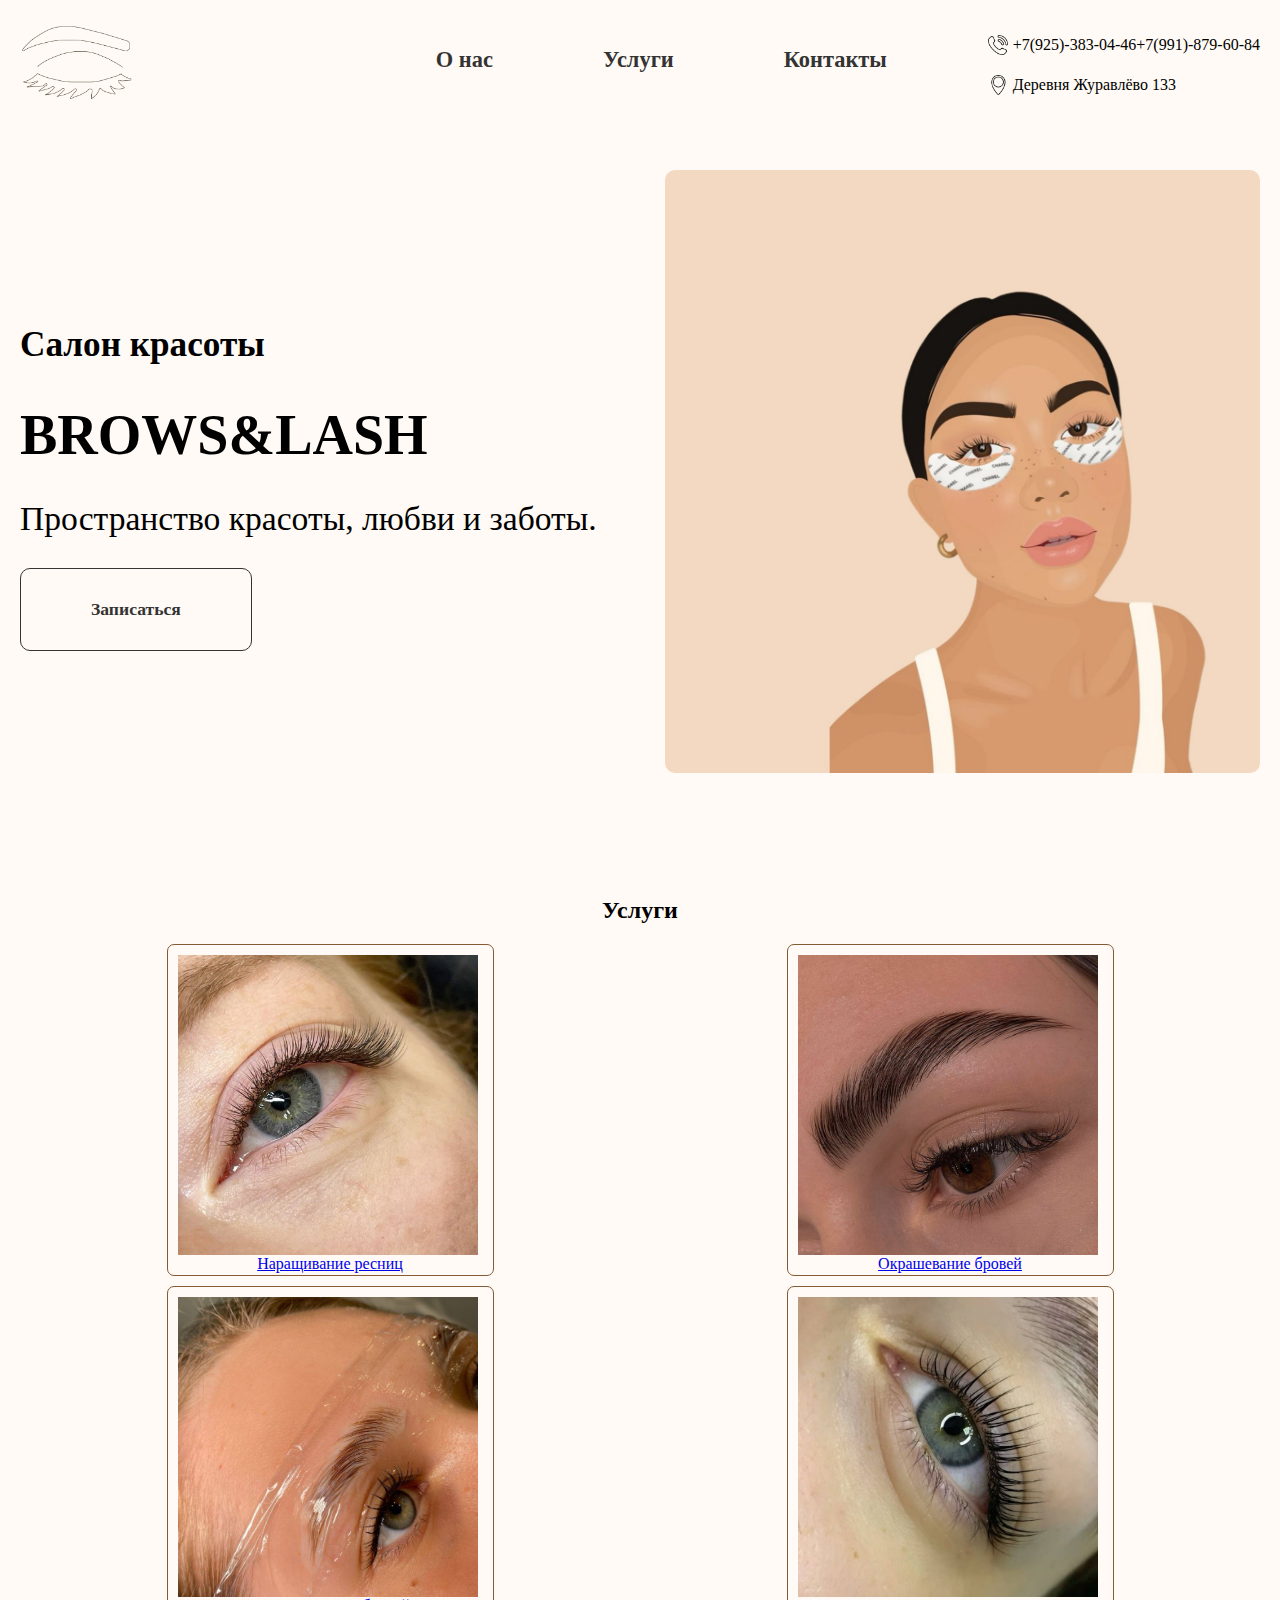
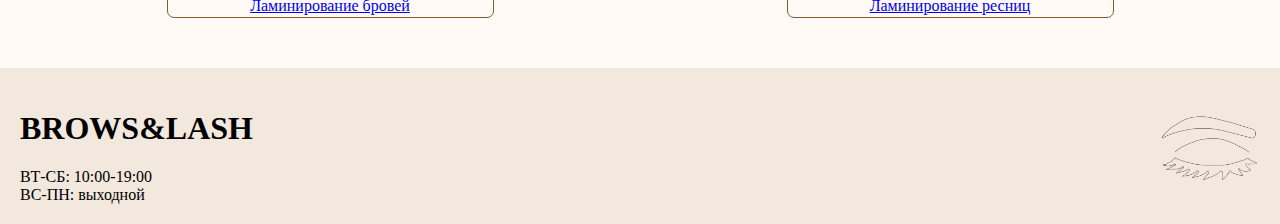
<file: index.html>
<!DOCTYPE html>
<html lang="en">
<head>
  <meta charset="UTF-8">
  <meta name="viewport" content="width=device-width, initial-scale=1.0">
  <title>Brows & Lash</title>
  <style>
    body {
      font-family: Source Serif;
      margin: 0;
      padding: 0;
      background-color: #FFFAF5;
    }
    .container {
      max-width: 1200px;
      margin: 0 auto;
    }
    /* Header Styles */
    header {
      display: flex;
      justify-content: space-between;
      align-items: center;
      padding: 20px;
    }

    .logo {
      display: flex;
      align-items: center;
    }
    .logo img {
      width: 115px; /* Adjust as needed */
      height: auto;
      margin-right: 50px;
    }
    nav ul {
      list-style: none;
      padding: 1;
      margin: 1;
      display: flex;
    }
    nav li {
      margin-left: 2550px;
    }

   nav a {
  text-decoration: none;
  color: #333;
  font-weight: bold;
  font-size: 1.4em; /* Increased font size */
}
    }

   .contact-info {
        display: flex; /* Align rows horizontally */
        align-items: center; /* Vertically center rows */
        flex-direction: column;
    }

    .contact-row {
        display: flex; /* Align icon and text horizontally */
        align-items: center; /* Vertically center items */
        margin-bottom: 5px; /* Spacing between rows */
    }

    .contact-row img {
        width: 20px; /* Adjust icon size as needed */
        height: auto;
        margin-right: 5px; /* Space between icon and text */
    }

    .contact-info-wrapper {
        display: flex; /* Arrange photo and contact info horizontally */
        align-items: center; /* Vertically align photo and contact info */
    }

    .contact-info-wrapper img {
        width: 50px; /* Adjust photo size as needed */
        height: auto;
        margin-right: 10px; /* Spacing between photo and contact info */
    }

    /* Hero Section Styles */
    .hero-section {
      display: flex;
      padding: 50px 20px;
      background-color: #FFFAF5;
      align-items: center;
    }
    .hero-content {
      flex: 1;
      padding-right: 50px;
    }
    .hero-content h2 {  /*  Стиль для заголовка "Салон красоты" */
        font-size: 2.2em; /* Увеличенный размер (3em) */
        margin-bottom: 1px;
    }
    .hero-content h1 {
      font-size: 3.5em;
      margin-bottom: 10px;
    }
    .hero-content p {
      font-size: 2.1em;  /* Увеличенный размер шрифта для основного текста */
      margin-bottom: 30px;
    }
    .hero-image {
      flex: 1;
      text-align: center;
    }
    .hero-image img {
      max-width: 100%;
      height: auto;
      border-radius: 10px;
    }
    .button {
      background-color: transparent;
      color: #333;
      border: 1.8px solid #333;
      padding: 30px 70px;
      text-decoration: none;
      font-weight: bold;
      border-radius: 10px;
      display: inline-block;
      font-size: 1.1em;
    }
    /* Services Section Styles */
    .services-section {
      padding: 50px 20px;
      text-align: center;
    }
     .services-grid {
      display: grid;
      grid-template-columns: repeat(2, 1fr); /* Two columns */
       row-gap: 10px; /* Gap between rows */
      column-gap: -80px; /* Gap between columns (smaller) */
      margin-top: 10px;
      justify-items: center;
    }
    .service-item {
      border: 1px solid #855B35;
      padding: 10px;
      text-align: center;
       border-radius: 7px;
      overflow: hidden;
        width: 305px; /* Fixed width for the container */
        height: 310px; /* Fixed height for the container */
    }
    .service-item img {
      width: 300px; /* Fixed width */
      height: 300px; /* Fixed height */
      object-fit: cover; /* Ensure the image covers the area, cropping if needed */
      display: block; /* Remove extra space below images */
    }
    /* Footer Styles */
    footer {
      background-color: #f2e8dd;
      padding: 20px; /* Reduced padding for a more compact footer */
      display: flex;
      justify-content: space-between; /* Distribute content */
      align-items: center; /* Vertically center items */
    }
    footer p {
      margin: 0; /* Remove default margins */
    }
    footer img {
      width: 100px; /* Reduced logo width */
      height: auto;
    }
     header nav ul li {
        margin-left: 110px; /* Increased spacing */
    }
  </style>
</head>
<body>

  <header>
    <div class="logo">
      <img src="лого2.png" alt="Logo">
      <h1></h1> <!-- Replace with actual brand if needed -->
    </div>
    <nav>
      <ul>
        <li><a href="o hac.html">О нас</a></li>
        <li><a href="yclygi.html">Услуги</a></li>
        <li><a href="kon.html">Контакты</a></li>
      </ul>
    </nav>
    <div class="contact-info">
            <div class="contact-row">
      <img src="тел.png" alt="Phone Icon">
      <p>+7(925)-383-04-46</p><p>+7(991)-879-60-84</p>     
    </div>
    <div class="contact-info">
            <div class="contact-row">
    <img src="ад.png" alt="Phone Icon">
     <a>Деревня Журавлёво 133</a> 
  </header>

  <section class="hero-section">
    <div class="hero-content">
      <h2>Салон красоты</h2>
      <h1>BROWS&LASH</h1>
      <p>Пространство красоты, любви и заботы.</p>
      <a href="za.html" class="button">Записаться</a>
    </div>
    <div class="hero-image">
      <img src="фото.jpg" alt="Hero Image">
    </div>
  </section>

  <section class="services-section">
    <h2>Услуги</h2>
    <div class="services-grid">
      <div class="service-item">
        <img src="классика1.jpg" alt="Наращивание ресниц">
         <a href="yclygi.html">Наращивание ресниц</a>
      </div>
      <div class="service-item">
        <img src="брови4.jpg" alt="Оформление бровей">
         <a href="yclygi.html">Окрашевание бровей</a>
      </div>
      <div class="service-item">
        <img src="брови7.jpg" alt="Ламинирование бровей">
         <a href="yclygi.html">Ламинирование бровей</a>
      </div>
      <div class="service-item">
        <img src="лами1.jpg" alt="Ламинирование ресниц">
         <a href="yclygi.html">Ламинирование ресниц</a>
      </div>
    </div>
  </section>

  <footer>
    <div>
      <h1>BROWS&LASH</h1>
      <p>ВТ-СБ: 10:00-19:00</p>
      <p>ВС-ПН: выходной</p>
    </div>
    <img src="лого2.png" alt="Logo">
  </footer>

</body>
</html>
</file>
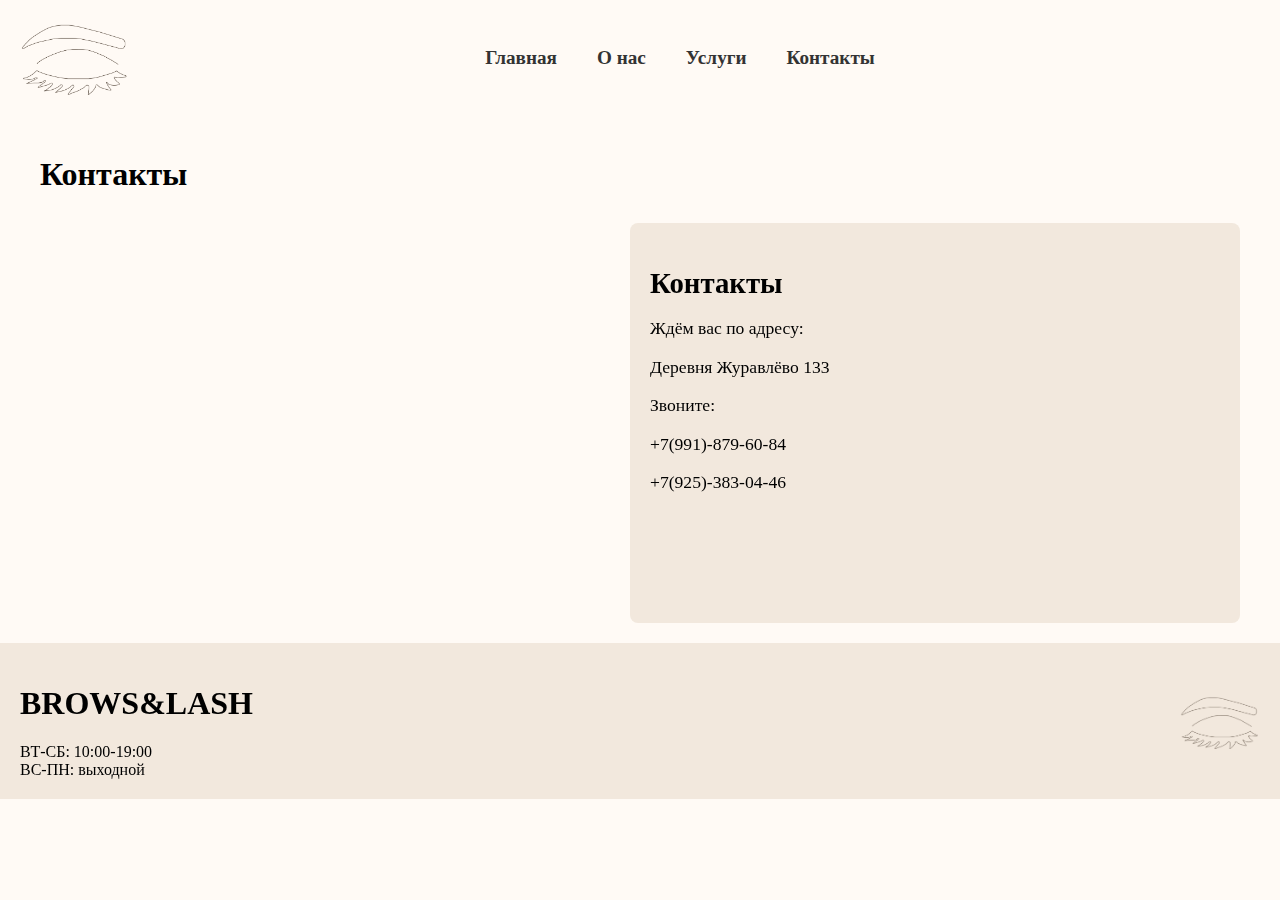
<file: kon.html>
<!DOCTYPE html>
<html lang="en">
<head>
  <meta charset="UTF-8">
  <meta name="viewport" content="width=device-width, initial-scale=1.0">
  <title>Контакты - Brows & Lash</title>
  <style>
    body {
      font-family: Source Serif;
      margin: 0;
      padding: 0;
      background-color: #FFFAF5;
    }
    .container {
      max-width: 1200px;
      margin: 0 auto;
      padding: 20px;
    }
    /* Header Styles (Assuming you have a common header) */
    header {
      display: flex;
      justify-content: space-between;
      align-items: center;
      padding: 20px;
    }
    .logo {
      display: flex;
      align-items: center;
    }
    .logo img {
      width: 110px;
      height: auto;
      margin-right: -150px;
    }
    nav ul {
      list-style: none;
      padding: 1;
      margin: 1;
      display: flex;
    }
    nav li {
      margin-left: 40px;
    }

    nav a {
      text-decoration: none;
      color: #333;
      font-weight: bold;
      font-size: 1.2em; /* Increased font size */
    }

    .contact-info {
        display: flex;
        flex-direction: column;
        align-items: flex-start;
    }

    .contact-row {
        display: flex;
        align-items: center;
        margin-bottom: 5px;
    }

    .contact-row img {
        width: 20px;
        height: auto;
        margin-right: 5px;
    }

    .contact-row p {
        margin-right: 15px;
    }

    .contact-info-wrapper {
        display: flex;
        align-items: flex-start;
    }

    .contact-info-wrapper img {
        width: 30px;
        height: auto;
        margin-right: 10px;
    }

    /* Contact Details Section */
    .contact-details {
      display: flex;
      margin-top: 30px;
      gap: 20px; /* Spacing between map and details */
    }

    .map {
      flex: 1;
      height: 400px;
    }
    .map iframe {
      width: 100%;
      height: 100%;
      border: 0; /* Remove iframe border */
    }

    .contact-text {
      flex: 1;
      background-color: #f2e8dd;
      padding: 20px;
      border-radius: 8px;
    }

    .contact-text h2 {
      font-size: 1.8em;
      margin-bottom: 10px;
    }

    .contact-text p {
      font-size: 1.1em;
      margin-bottom: 5px;
    }
    /* Footer Styles (Assuming you have a common footer) */
    footer {
      background-color: #f2e8dd;
      padding: 20px;
      display: flex;
      justify-content: space-between;
      align-items: center;
    }
    footer p {
      margin: 0;
    }
    footer img {
      width: 80px;
      height: auto;
    }
  </style>
</head>
<body>

  <header>
    <div class="logo">
      <img src="лого2.png" alt="Logo">
      <h1></h1> <!-- Replace with actual brand if needed -->
    </div>
    <nav>
      <ul>
        <li><a href="index.html">Главная</a></li>
        <li><a href="o hac.html">О нас</a></li>
        <li><a href="yclygi.html">Услуги</a></li>
        <li><a href="kon.html">Контакты</a></li>
      </ul>
    </nav>
    <div class="contact-info-wrapper">
      
      <div class="contact-info">
        <div class="contact-row">
       
        </div>
        <div class="contact-row">
          
        </div>
      </div>
    </div>
  </header>

  <div class="container">
    <h1>Контакты</h1>

    <section class="contact-details">
      <div class="map">
        <iframe src="https://www.google.com/maps/embed?pb=!1m18!1m12!1m3!1d2114.560289515892!2d38.32428102693234!3d57.99528047399596!2m3!1f0!2f0!3f0!3m2!1i1024!2i768!4f13.1!3m3!1m2!1s0x46b221592d5c5401%3A0xb816d64792d690f3!2z0JbRg9GA0LDQstC70LXQstC-LCDQr9GA0L7RgdC70LDQstGB0LrQsNGPINC-0LHQuy4sIDE1Mjc1MA!5e0!3m2!1sru!2sru!4v1743519963885!5m2!1sru!2sru" width="600" height="450" style="border:0;" allowfullscreen="" loading="lazy" referrerpolicy="no-referrer-when-downgrade"></iframe>
      </div>
      <div class="contact-text">
        <h2>Контакты</h2>
        <p>Ждём вас по адресу:</p>
        <p>Деревня Журавлёво 133</p>
        <p>Звоните:</p>
        <p>+7(991)-879-60-84</p>
        <p>+7(925)-383-04-46</p>
      </div>
    </section>
  </div>

  <footer>
    <div>
      <h1>BROWS&LASH</h1>
      <p>ВТ-СБ: 10:00-19:00</p>
      <p>ВС-ПН: выходной</p>
    </div>
    <img src="лого2.png" alt="Logo">
  </footer>

</body>
</html>
</file>
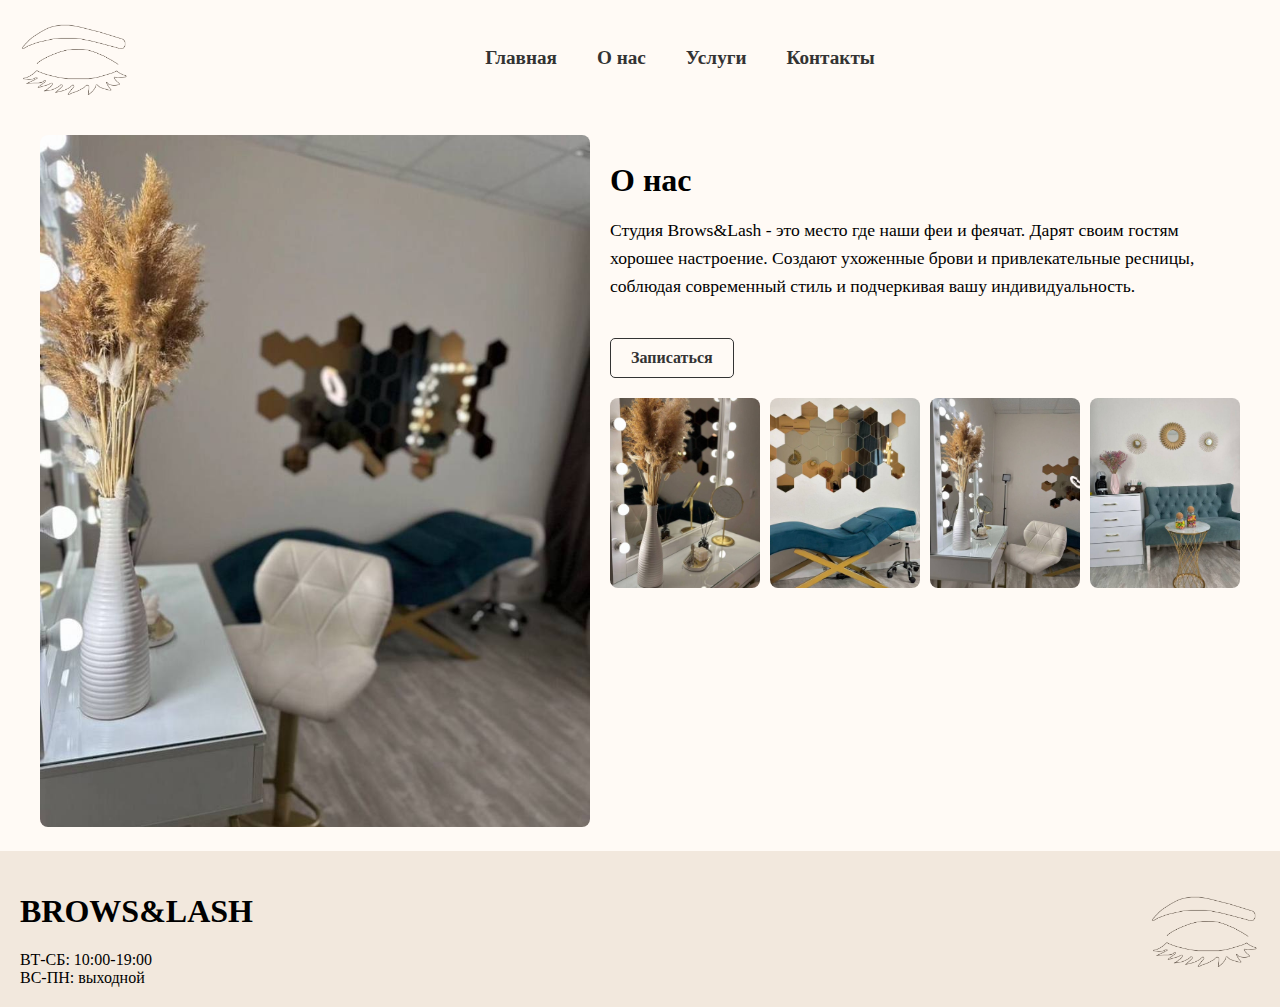
<file: o hac.html>
<!DOCTYPE html>
<html lang="en">
<head>
  <meta charset="UTF-8">
  <meta name="viewport" content="width=device-width, initial-scale=1.0">
  <title>О нас - Brows & Lash</title>
  <style>
    body {
      font-family: Source Serif;
      margin: 0;
      padding: 0;
      background-color: #FFFAF5;
      min-height: 100vh; /* Ensure the body takes up at least the full viewport height */
      display: flex;
      flex-direction: column;
    }
    .container {
      max-width: 1200px;
      margin: 0 auto;
      padding: 20px;
      flex: 1; /* Let the container take up the remaining space */
    }
    /* Header Styles (Assuming you have a common header) */
    header {
      display: flex;
      justify-content: space-between;
      align-items: center;
      padding: 20px;
    }
    .logo {
      display: flex;
      align-items: center;
    }
    .logo img {
      width: 110px;
      height: auto;
      margin-right: -150px; /* Reduced margin here */
    }
    nav ul {
      list-style: none;
      padding: 1;
      margin: 1;
      display: flex;
    }
    nav li {
      margin-left: 40px;
    }

    nav a {
      text-decoration: none;
      color: #333;
      font-weight: bold;
      font-size: 1.2em; /* Default font size for nav links */
    }

    .contact-info-wrapper {
        display: flex;
        align-items: flex-start; /* Align to the top */
        justify-content: flex-end; /* Align to the right */
    }

    .contact-info {
        display: flex;
        flex-direction: column; /* Stack items vertically */
        align-items: flex-end; /* Align items to the right */
        text-align: right; /* Ensure text within is aligned to the right */
    }

    .contact-row {
        display: flex;
        align-items: center;
        margin-bottom: 7px; /* Reduced margin */
        justify-content: flex-end; /* Align content to the right */
    }

    .contact-row img {
        width: 25px; /* Increased icon size */
        height: auto;
        margin-right: 5px;
    }

     .contact-info p {
        font-size: 1.3em; /* Increased font size for contact info */
        margin: 5px 0; /* Add some vertical spacing */
    }

    /* About Us Section Styles */
    .about-us-section {
      display: flex;
      gap: 20px; /* Space between image and text */
    }

    .about-image {
      flex: 1;
    }
    .about-image img {
      width: 100%;
      height: auto;
      border-radius: 8px;
    }

    .about-content {
      flex: 1;
    }

    .about-content h2 {
      font-size: 2em;
      margin-bottom: 10px;
    }

    .about-content p {
      font-size: 1.1em;
      line-height: 1.6; /* Improved readability */
    }

    .about-images {
      display: flex; /*Display small pictures in line*/
      gap: 10px; /*Space between them*/
      margin-top: 20px; /*Move from the text above*/
    }

    .about-images img {
      width: 150px;
      height: auto;
      border-radius: 8px;
    }

    .button {
      background-color: transparent;
      color: #333;
      border: 1px solid #333;
      padding: 10px 20px;
      text-decoration: none;
      font-weight: bold;
      border-radius: 5px;
      display: inline-block;
      margin-top: 20px;
    }
    /* Footer Styles (Assuming you have a common footer) */
    footer {
      background-color: #f2e8dd;
      padding: 20px;
      display: flex;
      justify-content: space-between;
      align-items: center;
      margin-top: auto; /* Push the footer to the bottom */
    }
    footer p {
      margin: 0;
    }
    footer img {
      width: 110px;
      height: auto;
    }
  </style>
</head>
<body>
  <header>
    <div class="logo">
      <img src="лого2.png" alt="Logo">
      <h1></h1> <!-- Replace with actual brand if needed -->
    </div>
    <nav>
      <ul>
        <li><a href="index.html">Главная</a></li>
        <li><a href="o hac.html">О нас</a></li>
        <li><a href="yclygi.html">Услуги</a></li>
        <li><a href="kon.html">Контакты</a></li>
      </ul>
    </nav>
    <div class="contact-info-wrapper">
        <div class="contact-info">
            <div class="contact-row">
              
            </div>
        </div>
    </div>
  </header>

  <div class="container">
    <section class="about-us-section">
      <div class="about-image">
        <img src="ст6.jpg" alt="About Us Image">
      </div>
      <div class="about-content">
        <h2>О нас</h2>
        <p>Студия Brows&Lash - это место где наши феи и феячат. Дарят своим гостям хорошее настроение. Создают ухоженные брови и привлекательные ресницы, соблюдая современный стиль и подчеркивая вашу индивидуальность.</p>
        <a href="za.html" class="button">Записаться</a>

        <div class="about-images">
          <img src="ст5.jpg" alt="Small Image 1">
          <img src="ст4.jpg" alt="Small Image 2">
          <img src="ст7.jpg" alt="Small Image 3">
          <img src="ст8.jpg" alt="Small Image 4">
        </div>
      </div>
    </section>
  </div>

  <footer>
    <div>
      <h1>BROWS&LASH</h1>
      <p>ВТ-СБ: 10:00-19:00</p>
      <p>ВС-ПН: выходной</p>
    </div>
    <img src="лого2.png" alt="Logo">
  </footer>

</body>
</html>
</file>
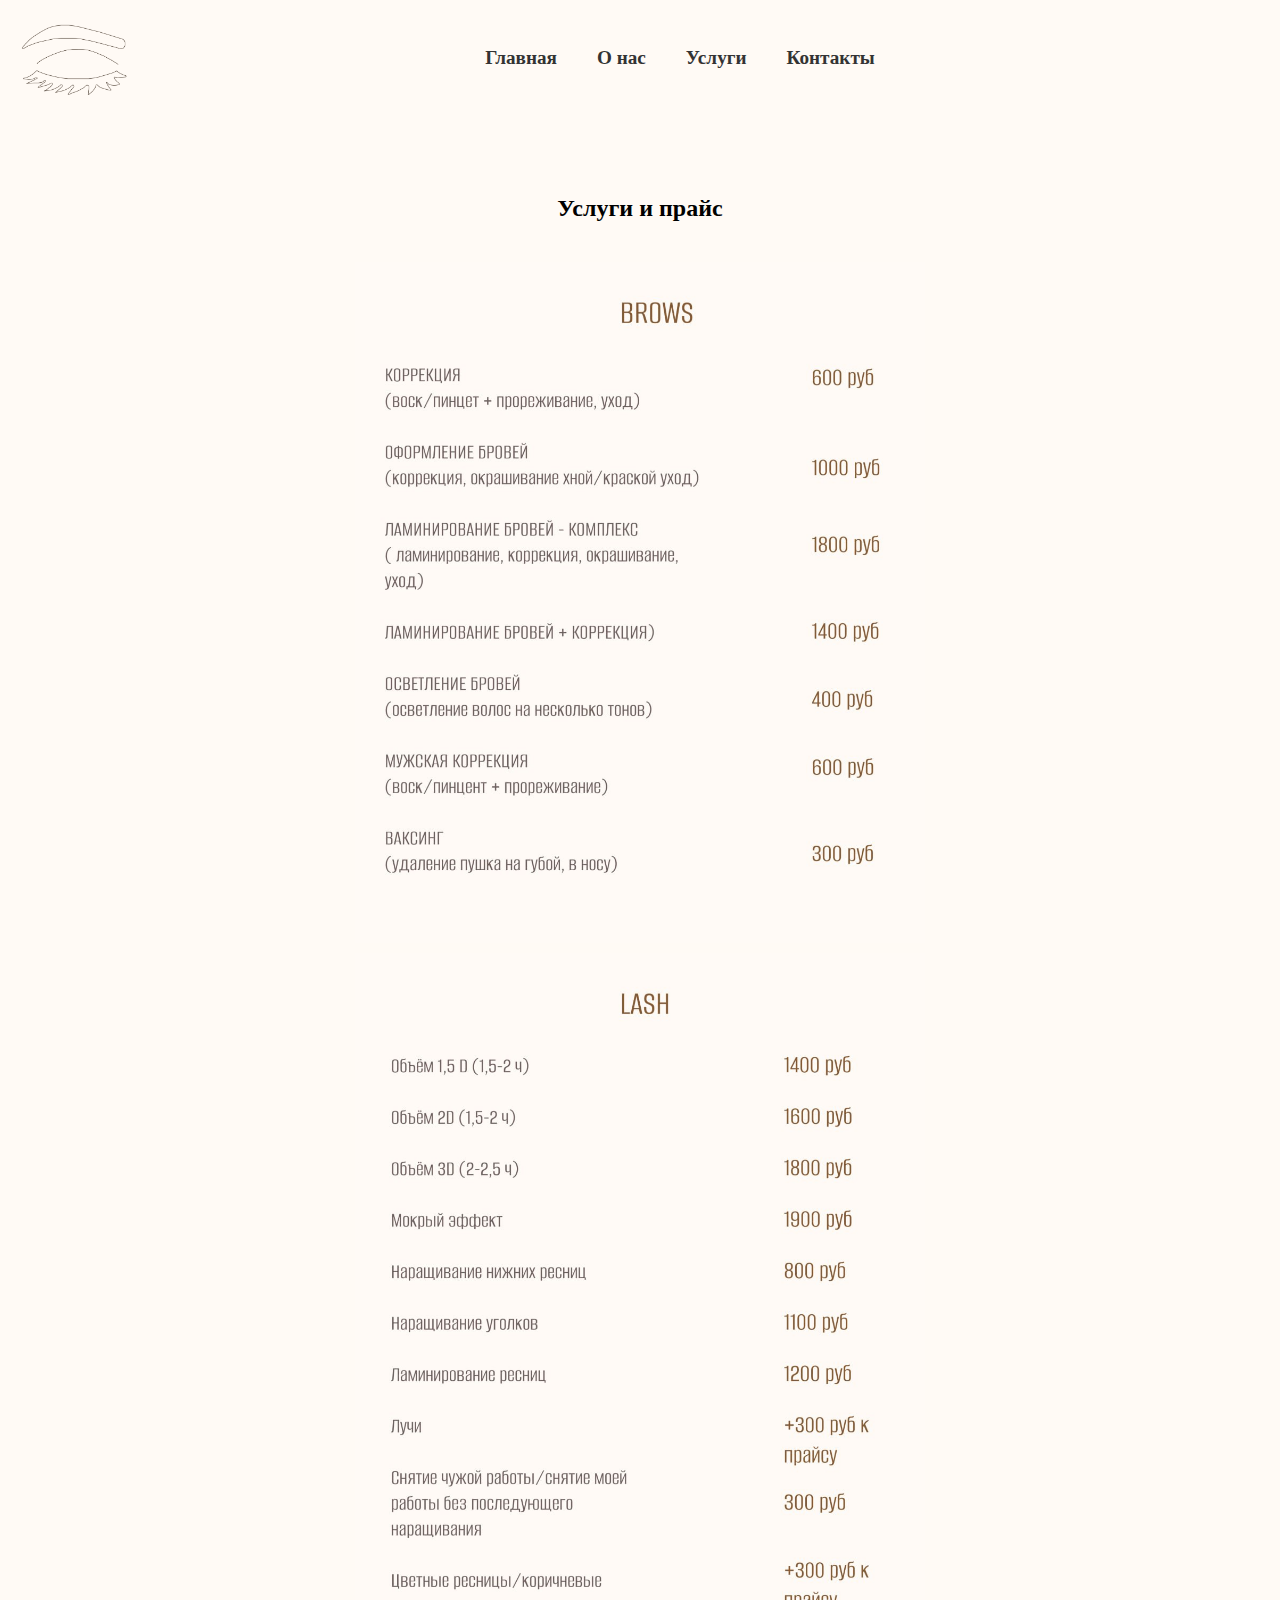
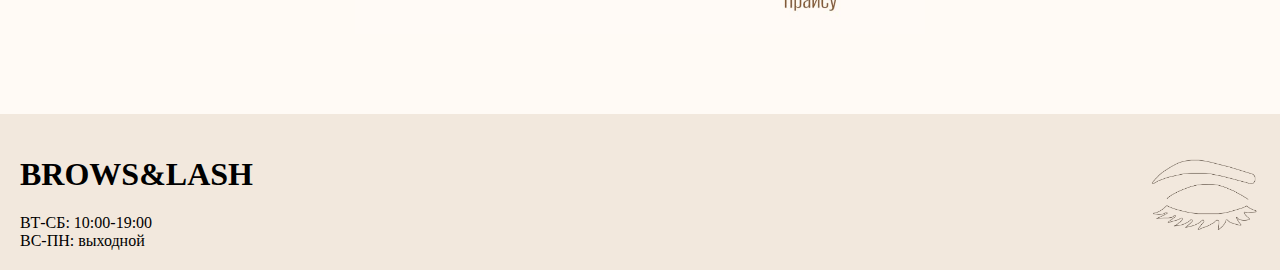
<file: yclygi.html>
<!DOCTYPE html>
<html lang="en">
<head>
  <meta charset="UTF-8">
  <meta name="viewport" content="width=device-width, initial-scale=1.0">
  <title>Услуги и Прайс - Brows & Lash</title>
  <style>
    body {
      font-family: Source Serif;
      margin: 0;
      padding: 0;
      background-color: #FFFAF5;
    }
    .container {
      max-width: 1200px;
      margin: 0 auto;
      padding: 10px;
    }
    /* Header Styles (Assuming you have a common header) */
    header {
      display: flex;
      justify-content: space-between;
      align-items: center;
      padding: 20px;
    }
    .logo {
      display: flex;
      align-items: center;
    }
    .logo img {
      width: 110px;
      height: auto;
      margin-right: -150px;
    }
    nav ul {
      list-style: none;
      padding: 1;
      margin: 1;
      display: flex;
    }
    nav li {
      margin-left: 40px;
    }

    nav a {
      text-decoration: none;
      color: #333;
      font-weight: bold;
      font-size: 1.2em; /* Increased font size */
    }

    .contact-info {
      display: flex;
      flex-direction: column;
      align-items: flex-start;
    }

    .contact-row {
      display: flex;
      align-items: center;
      margin-bottom: 7px;
    }

    .contact-row img {
      width: 20px;
      height: auto;
      margin-right: 5px;
    }

    .contact-row p {
      margin-right: 15px;
    }

    .contact-info-wrapper {
      display: flex;
      align-items: flex-start;
    }

    .contact-info-wrapper img {
      width: 30px;
      height: auto;
      margin-right: 10px;
    }

    /* Services Section Styles */
    .services-section {
      padding: 50px 20px;
      text-align: center;
    }
    .services-grid {
      display: grid;
      grid-template-columns: repeat(auto-fit, minmax(300px, 1fr)); /* Responsive columns */
      gap: 20px;
      margin-top: 30px;
    }

    .service-item {
     
      padding: 10px;
      border-radius: 5px;
      overflow: hidden;
      text-align: center;
    }

    .service-item img {
      width: 50%;
      height: auto;  /* Maintain aspect ratio */
      display: block; /* Remove extra space below image */
      margin-left: auto;
      margin-right: auto;
      margin-bottom: 10px;
    }
    .service-item h3 {
        font-size: 1.3rem;
        margin-bottom: 5px;
    }

    .service-item p {
      font-size: 1em;
      color: #555;
    }

    /* Footer Styles (Assuming you have a common footer) */
    footer {
      background-color: #f2e8dd;
      padding: 20px;
      display: flex;
      justify-content: space-between;
      align-items: center;
    }
    footer p {
      margin: 0;
    }
    footer img {
      width: 110px;
      height: auto;
    }
  </style>
</head>
<body>

  <header>
    <div class="logo">
      <img src="лого2.png" alt="Logo">
      <h1></h1> <!-- Replace with actual brand if needed -->
    </div>
    <nav>
      <ul>
        <li><a href="index.html">Главная</a></li>
        <li><a href="o hac.html">О нас</a></li>
        <li><a href="yclygi.html">Услуги</a></li>
        <li><a href="kon.html">Контакты</a></li>
      </ul>
    </nav>
     <div class="contact-info-wrapper">
        <div class="contact-info">
            <div class="contact-row">
                
        </div>
      </div>
    </div>
  </header>

  <div class="container">
    <section class="services-section">
      <h2>Услуги и прайс</h2>
      <div class="services-grid">
        <div class="service-item">
          <img src="прайс.jpg" alt="Коррекция бровей">
           <img src="прайс1.jpg" alt="Коррекция бровей">
         
      </div>
    </section>
  </div>

  <footer>
    <div>
      <h1>BROWS&LASH</h1>
      <p>ВТ-СБ: 10:00-19:00</p>
      <p>ВС-ПН: выходной</p>
    </div>
    <img src="лого2.png" alt="Logo">
  </footer>

</body>
</html>
</file>
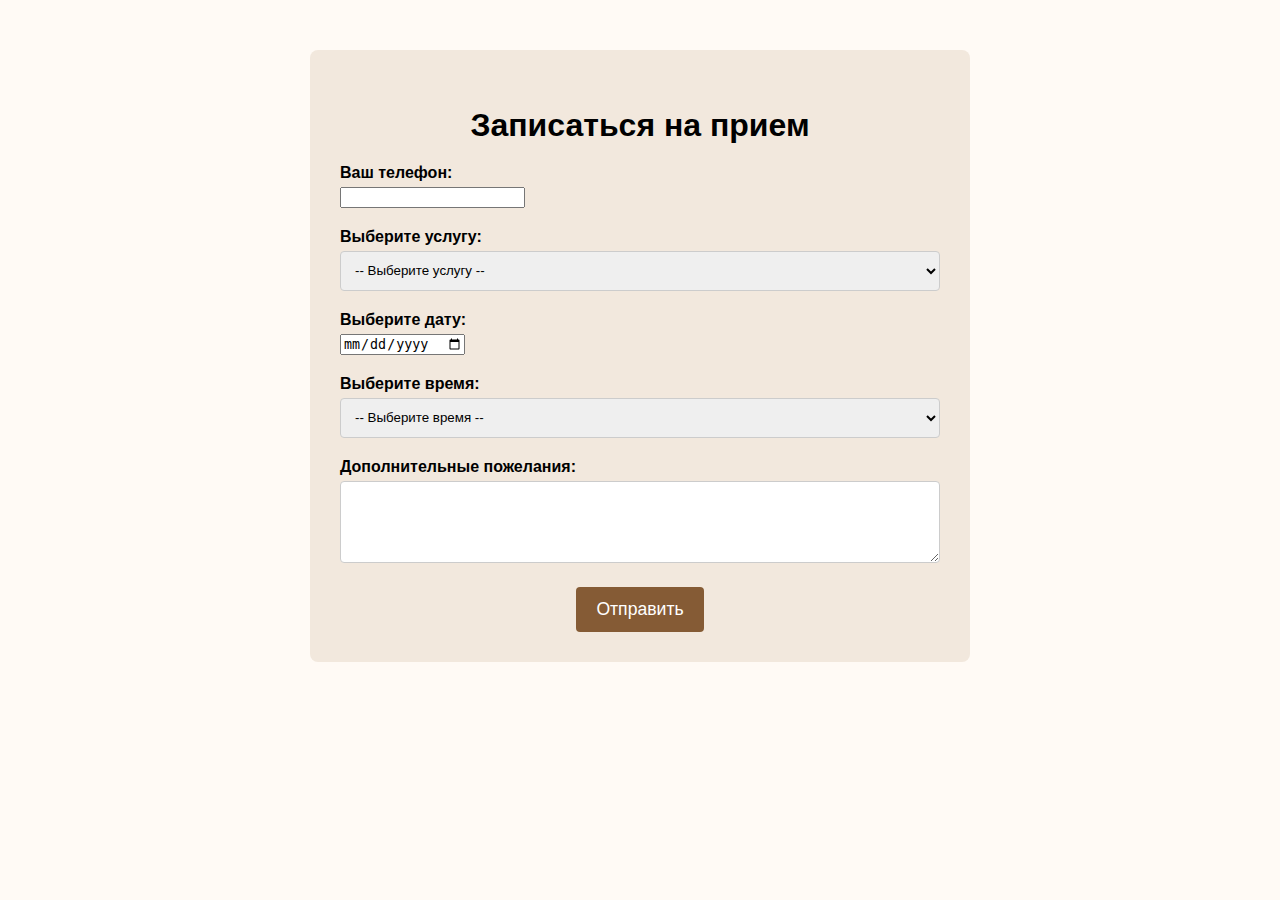
<file: za.html>
<!DOCTYPE html>
<html lang="en">

<head>
    <meta charset="UTF-8">
    <meta name="viewport" content="width=device-width, initial-scale=1.0">
    <title>Записаться - Brows & Lash</title>
    <style>
        body {
            font-family: sans-serif;
            margin: 0;
            padding: 0;
            background-color: #FFFAF5;
        }

        .container {
            max-width: 1200px;
            margin: 0 auto;
            padding: 20px;
        }

        /* Header Styles (Assuming you have a common header) */
        header {
            display: flex;
            justify-content: space-between;
            align-items: center;
            padding: 20px;
        }

        .logo {
            display: flex;
            align-items: center;
        }

        .logo img {
            width: 110px;
            height: auto;
            margin-right: 80px;
        }

        nav ul {
            list-style: none;
            padding: 1;
            margin: 1;
            display: flex;
        }

        nav li {
            margin-left: 40px;
        }

        nav a {
            text-decoration: none;
            color: #333;
            font-weight: bold;
            font-size: 1.2em;
            /* Increased font size */
        }

        .contact-info {
            display: flex;
            flex-direction: column;
            align-items: flex-start;
        }

        .contact-row {
            display: flex;
            align-items: center;
            margin-bottom: 5px;
        }

        .contact-row img {
            width: 20px;
            height: auto;
            margin-right: 5px;
        }

        .contact-row p {
            margin-right: 15px;
        }

        .contact-info-wrapper {
            display: flex;
            align-items: flex-start;
        }

        .contact-info-wrapper img {
            width: 50px;
            height: auto;
            margin-right: 10px;
        }

        /* Form Styles */
        .appointment-form {
            background-color: #f2e8dd;
            padding: 30px;
            border-radius: 8px;
            margin-top: 30px;
            max-width: 600px;
            margin-left: auto;
            margin-right: auto;
        }

        .appointment-form h2 {
            text-align: center;
            font-size: 2em;
            margin-bottom: 20px;
        }

        .form-group {
            margin-bottom: 20px;
        }

        .form-group label {
            display: block;
            font-weight: bold;
            margin-bottom: 5px;
        }

        .form-group input[type="text"],
        .form-group input[type="annaunisova@mail.ru"],
        .form-group input[type="89253830446"],
        .form-group select,
        .form-group textarea {
            width: 100%;
            padding: 10px;
            border: 1px solid #ccc;
            border-radius: 4px;
            box-sizing: border-box;
        }

        .form-group select {
            height: 40px;
        }

        button {
            background-color: #855B35;
            color: white;
            padding: 12px 20px;
            border: none;
            border-radius: 4px;
            cursor: pointer;
            font-size: 1.1em;
            display: block;
            margin: 0 auto;
        }

        button:hover {
            background-color: #704a2a;
        }

        /* Footer Styles (Assuming you have a common footer) */
        footer {
            background-color: #f2e8dd;
            padding: 20px;
            display: flex;
            justify-content: space-between;
            align-items: center;
        }

        footer p {
            margin: 0;
        }

        footer img {
            width: 110px;
            height: auto;
        }
    </style>
</head>

<body>

    <div class="container">
        <section class="appointment-form">
            <h2>Записаться на прием</h2>
            <form id="appointmentForm" action="index.html" method="post" onsubmit="showMessageAndRedirect(); return false;">
                <div class="form-group">
                </div>

                <div class="form-group">
                    <label for="phone">Ваш телефон:</label>
                    <input type="tel" id="phone" name="phone" required>
                </div>

                <div class="form-group">
                    <label for="service">Выберите услугу:</label>
                    <select id="service" name="service" required>
                        <option value="">-- Выберите услугу --</option>
                        <option value="brow_correction"> Ламинирование ресниц</option>
                        <option value="brow_dye">Окрашивание бровей</option>
                        <option value="lash_extension">Наращивание ресниц</option>
                        <option value="brow_dye">Ламинирование бровей</option>
                        <!-- Add more services here -->
                    </select>
                </div>

                <div class="form-group">
                    <label for="appointment_date">Выберите дату:</label>
                    <input type="date" id="appointment_date" name="appointment_date" required>
                </div>

                 <div class="form-group">
                    <label for="appointment_time">Выберите время:</label>
                    <select id="appointment_time" name="appointment_time" required>
                        <option value="">-- Выберите время --</option>
                        <option value="10:00">10:00</option>
                        <option value="10:30">11:00</option>
                        <option value="11:00">12:00</option>
                        <option value="11:30">13:00</option>
                        <option value="11:30">14:00</option>
                        <option value="11:30">15:00</option>
                        <option value="11:30">16:00</option>
                        <option value="11:30">17:00</option>
                        <option value="11:30">18:00</option>
                        <option value="11:30">19:00</option>
                
                        <!-- Add more time slots here -->
                    </select>
                </div>

                <div class="form-group">
                    <label for="comments">Дополнительные пожелания:</label>
                    <textarea id="comments" name="comments" rows="4"></textarea>
                </div>

                <button type="submit">Отправить</button>
            </form>
        </section>
    </div>

    <script>
        function showMessageAndRedirect() {
            alert("Вы записаны!");
            window.location.href = "index.html";
        }
    </script>
</body>

</html>
</file>
